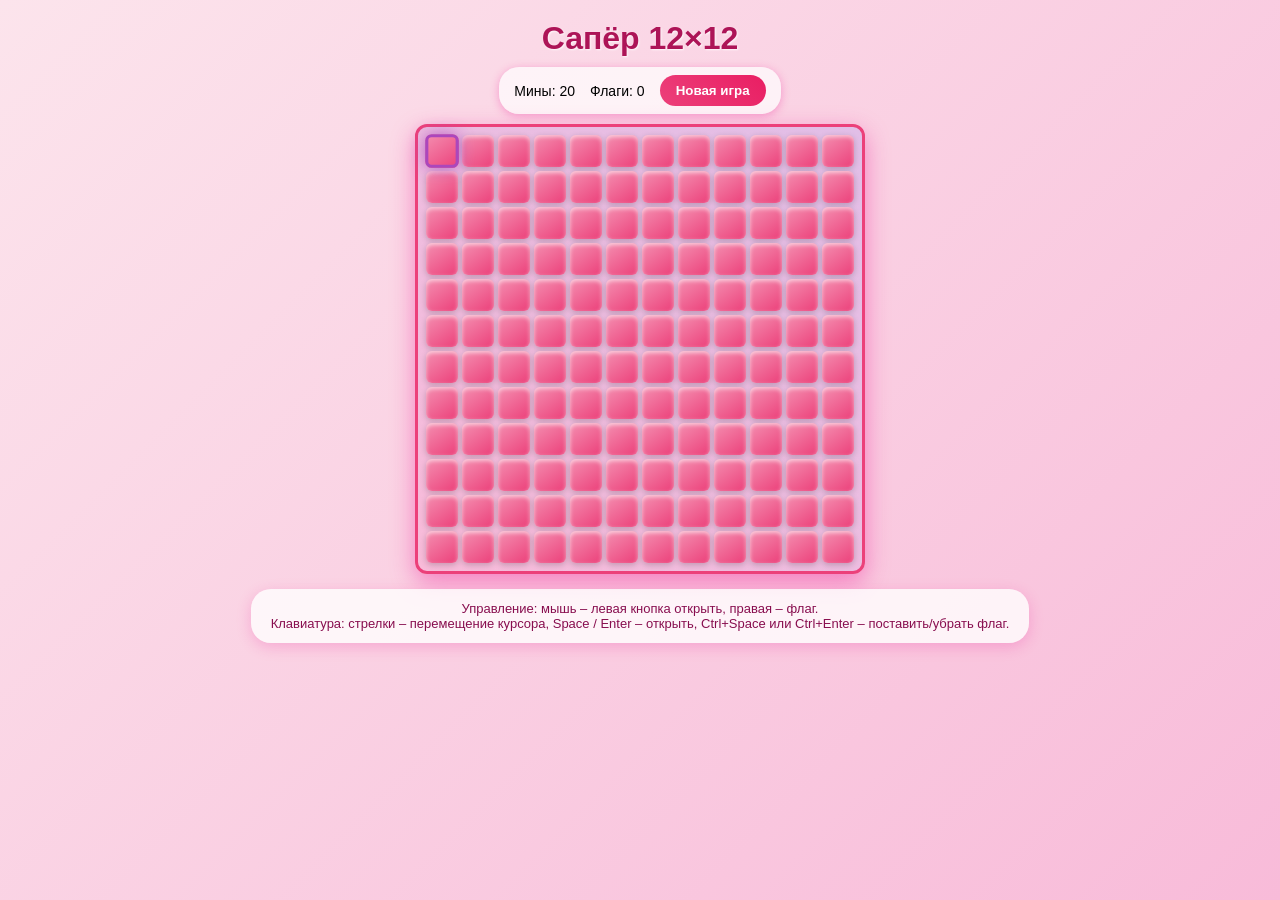
<file: CustomEvents/index.html>
<!DOCTYPE html>
<html lang="ru">
<head>
  <meta charset="UTF-8">
  <title>Сапёр 12x12</title>
  <link rel="stylesheet" href="style.css">
</head>
<body>
  <h1>Сапёр 12×12</h1>

  <div class="info">
    <span>Мины: <span id="mine-count"></span></span>
    <span>Флаги: <span id="flag-count"></span></span>
    <button id="restart-btn">Новая игра</button>
  </div>

  <div id="board" tabindex="0"></div>

  <p class="help">
    Управление: мышь – левая кнопка открыть, правая – флаг.<br>
    Клавиатура: стрелки – перемещение курсора, Space / Enter – открыть,
    Ctrl+Space или Ctrl+Enter – поставить/убрать флаг.
  </p>

  <script src="script.js"></script>
</body>
</html>
</file>
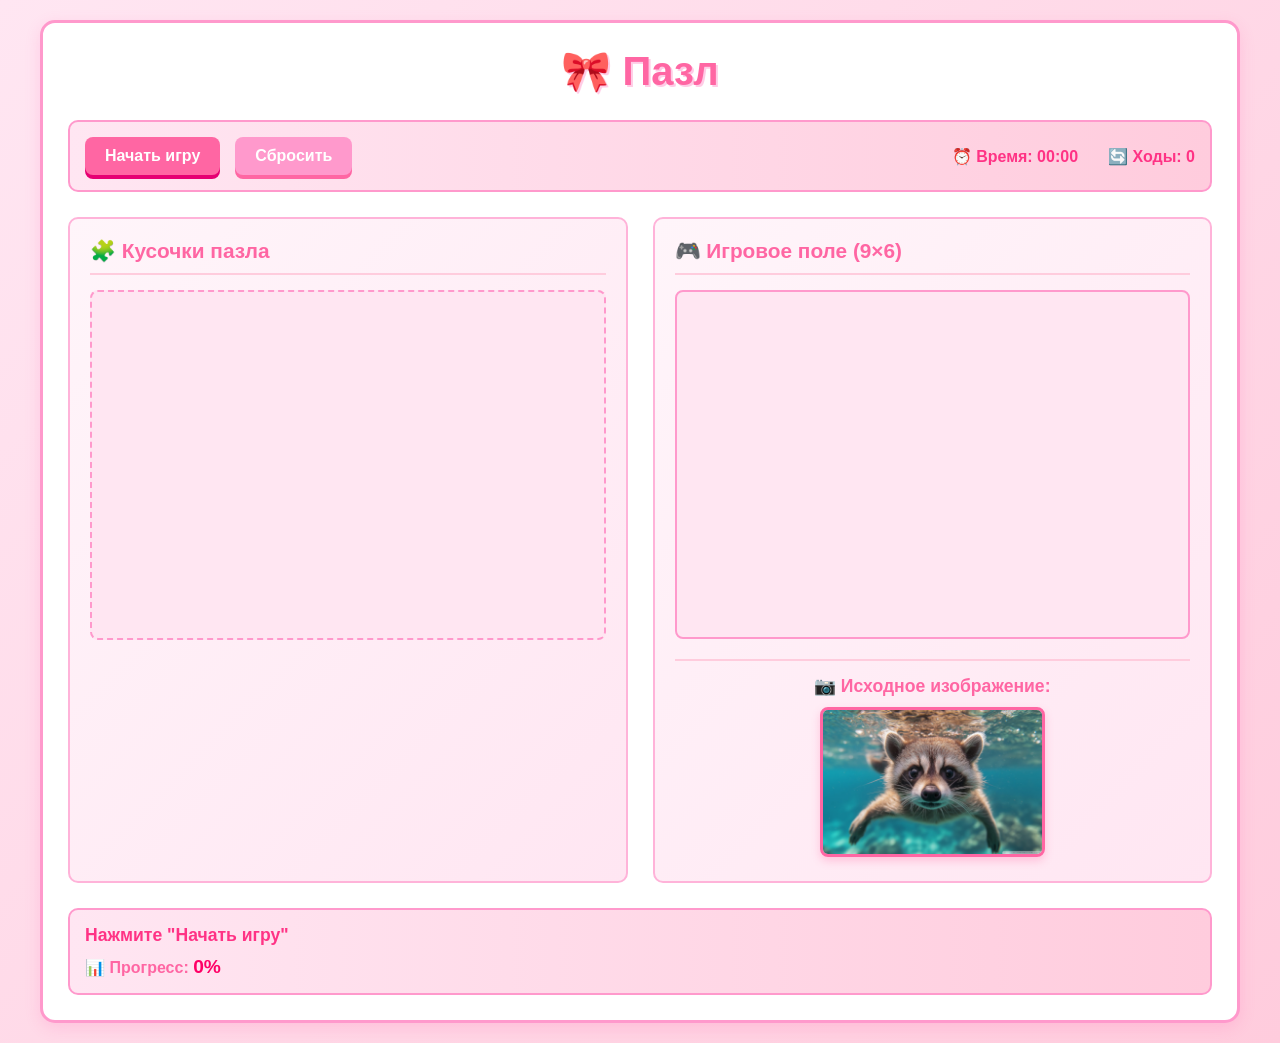
<file: pazl/index.html>
<!DOCTYPE html>
<html lang="ru">
<head>
    <meta charset="UTF-8">
    <meta name="viewport" content="width=device-width, initial-scale=1.0">
    <title>Пазл</title>
    <link rel="stylesheet" href="style.css">
</head>
<body>
    <div class="container">
        <h1>🎀 Пазл</h1>
        
        <div class="controls">
            <div class="controls-left">
                <button id="start-btn">Начать игру</button>
                <button id="reset-btn">Сбросить</button>
            </div>
            <div class="info">
                <span>⏰ Время: <span id="time">00:00</span></span>
                <span>🔄 Ходы: <span id="moves">0</span></span>
            </div>
        </div>
        
        <div class="game-area">
            <div class="pieces-panel">
                <h3>🧩 Кусочки пазла</h3>
                <div id="pieces-container" class="pieces-container">
                </div>
            </div>
            
            <div class="puzzle-panel">
                <h3>🎮 Игровое поле (9×6)</h3>
                <div id="puzzle-container" class="puzzle-container">
                </div>
                <div class="preview">
                    <p>📷 Исходное изображение:</p>
                    <img id="preview-img" src="picture/pic.jpg" alt="Превью" width="225" height="150">
                </div>
            </div>
        </div>
        
        <div class="status">
            <div id="message">Нажмите "Начать игру"</div>
            <div class="progress">
                📊 Прогресс: <span id="progress">0%</span>
            </div>
        </div>
    </div>

    <script src="script.js"></script>
</body>
</html>
</file>
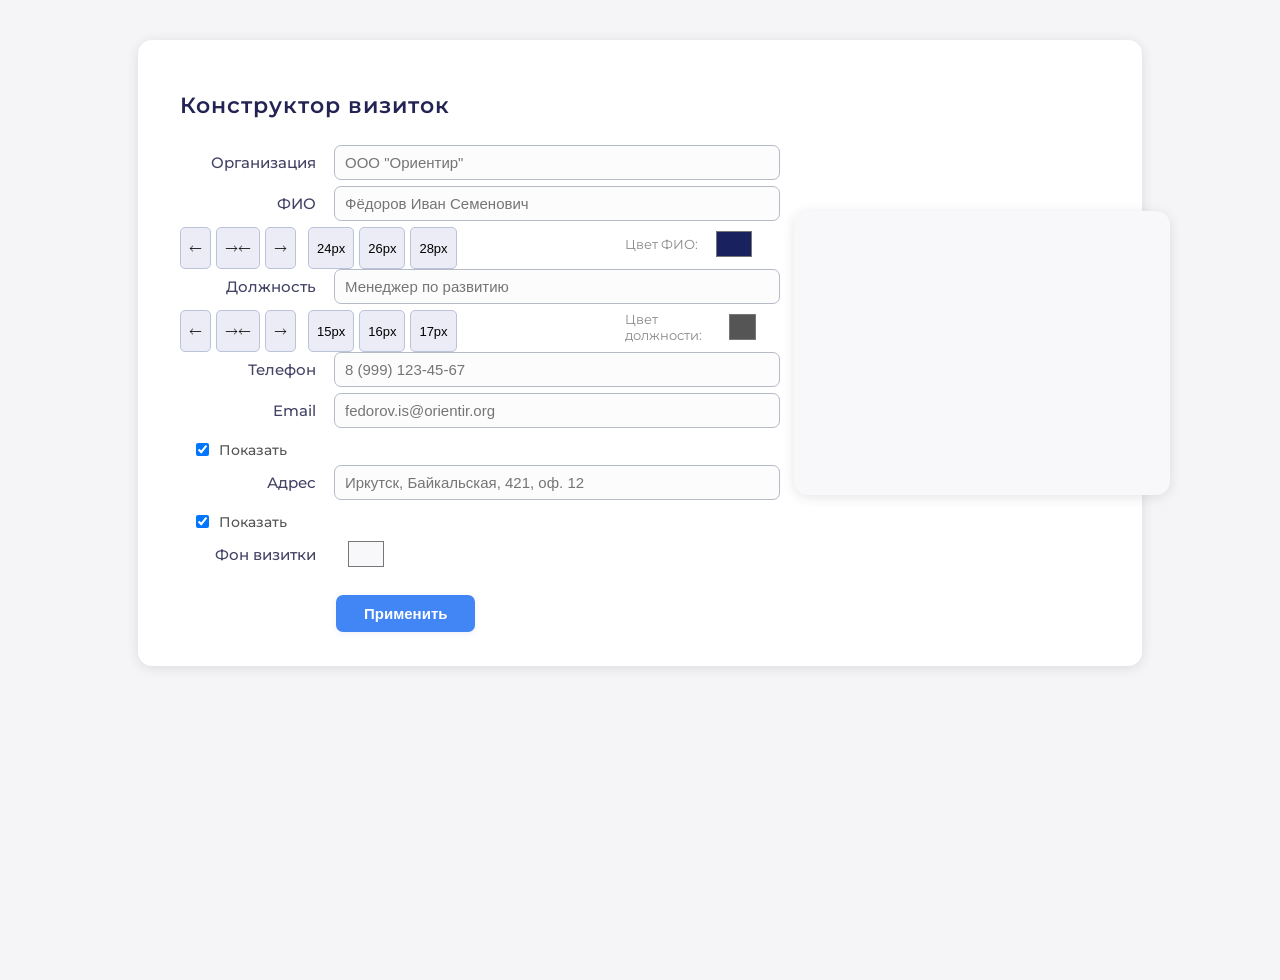
<file: cutaway/hm4.html>
<!DOCTYPE html>
<html lang="ru">
<head>
  <meta charset="UTF-8">
  <meta name="viewport" content="width=device-width, initial-scale=1.0">
  <title>Конструктор визиток</title>
  <link rel="preconnect" href="https://fonts.googleapis.com">
  <link href="https://fonts.googleapis.com/css2?family=Montserrat:wght@400;600&display=swap" rel="stylesheet">
  <link rel="stylesheet" href="style.css">
</head>
<body>
<div class="wrapper">
  <div class="constructor">
    <h2>Конструктор визиток</h2>
    <form id="form">
      <div class="form-row">
        <label>Организация</label>
        <input type="text" id="org" placeholder='ООО "Ориентир"'>
      </div>
      <div class="form-row">
        <label>ФИО</label>
        <input type="text" id="fio" placeholder="Фёдоров Иван Семенович">
      </div>
      <div class="controls">
        <div class="align-btns" data-target="fio">
          <button type="button" class="align" data-align="left">🡐</button>
          <button type="button" class="align" data-align="center">🡒🡐</button>
          <button type="button" class="align" data-align="right">🡒</button>
        </div>
        <div class="font-btns" data-target="fio">
          <button type="button" class="font-size" data-size="24px">24px</button>
          <button type="button" class="font-size" data-size="26px">26px</button>
          <button type="button" class="font-size" data-size="28px">28px</button>
        </div>
        <div class="color-row">
          <span style="font-size:13px;color:#888;">Цвет ФИО:</span>
          <input type="color" id="fioColor" value="#19225e">
        </div>
      </div>
      <div class="form-row">
        <label>Должность</label>
        <input type="text" id="position" placeholder="Менеджер по развитию"> 
      </div>
      <div class="controls">
        <div class="align-btns" data-target="position">
          <button type="button" class="align" data-align="left">🡐</button>
          <button type="button" class="align" data-align="center">🡒🡐</button>
          <button type="button" class="align" data-align="right">🡒</button>
        </div>
        <div class="font-btns" data-target="position">
          <button type="button" class="font-size" data-size="15px">15px</button>
          <button type="button" class="font-size" data-size="16px">16px</button>
          <button type="button" class="font-size" data-size="17px">17px</button>
        </div>
        <div class="color-row">
          <span style="font-size:13px;color:#888;">Цвет должности:</span>
          <input type="color" id="posColor" value="#555555">
        </div>
      </div>
      <div class="form-row">
        <label>Телефон</label>
        <input type="text" id="phone" placeholder="8 (999) 123-45-67">
      </div>
      <div class="form-row">
        <label>Email</label>
        <input type="email" id="email" placeholder="fedorov.is@orientir.org">
        <label class="checkbox"><input type="checkbox" id="showEmail" checked>Показать</label>
      </div>
      <div class="form-row">
        <label>Адрес</label>
        <input type="text" id="address" placeholder="Иркутск, Байкальская, 421, оф. 12">
        <label class="checkbox"><input type="checkbox" id="showAddress" checked>Показать</label>
      </div>
      <div class="form-row">
        <label>Фон визитки</label>
        <input type="color" id="bgColor" value="#f8f8fa">
      </div>
      <button id="apply" type="button">Применить</button>
    </form>
  </div>
  <div class="preview">
    <div class="card" id="card">
      <h3 id="c-org"></h3>
      <p id="c-fio"></p>
      <p id="c-position"></p>
      <p id="c-phone"></p>
      <p id="c-email"></p>
      <p id="c-address"></p>
    </div>
  </div>
</div>
<script src="script.js"></script>
</body>
</html>
</file>
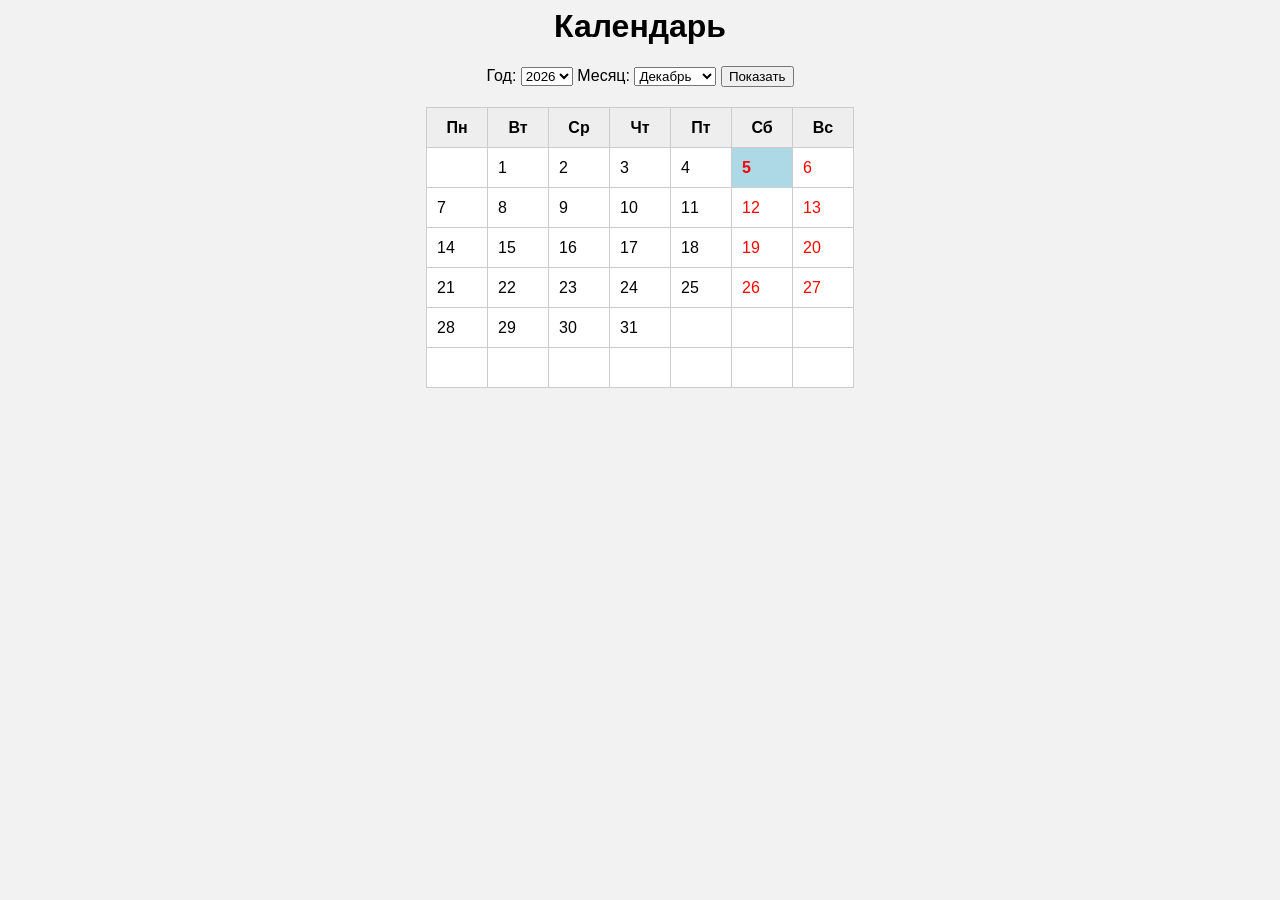
<file: dom/calendar.html>
<html lang="ru">
<head>
    <meta charset="UTF-8">
    <title>Календарь на все годы</title>
    <link rel="stylesheet" href="style.css">
</head>
<body>
    <h1>Календарь</h1>

    <div class="controls">
        <label for="yearSelect">Год:</label>
        <select id="yearSelect"></select>

        <label for="monthSelect">Месяц:</label>
        <select id="monthSelect"></select>

        <button id="showBtn">Показать</button>
    </div>

    <table id="calendar">
        <thead>
            <tr>
                <th>Пн</th>
                <th>Вт</th>
                <th>Ср</th>
                <th>Чт</th>
                <th>Пт</th>
                <th>Сб</th>
                <th>Вс</th>
            </tr>
        </thead>
        <tbody id="calendar-body">
        </tbody>
    </table>

    <script src="script.js"></script>
</body>
</html>
</file>
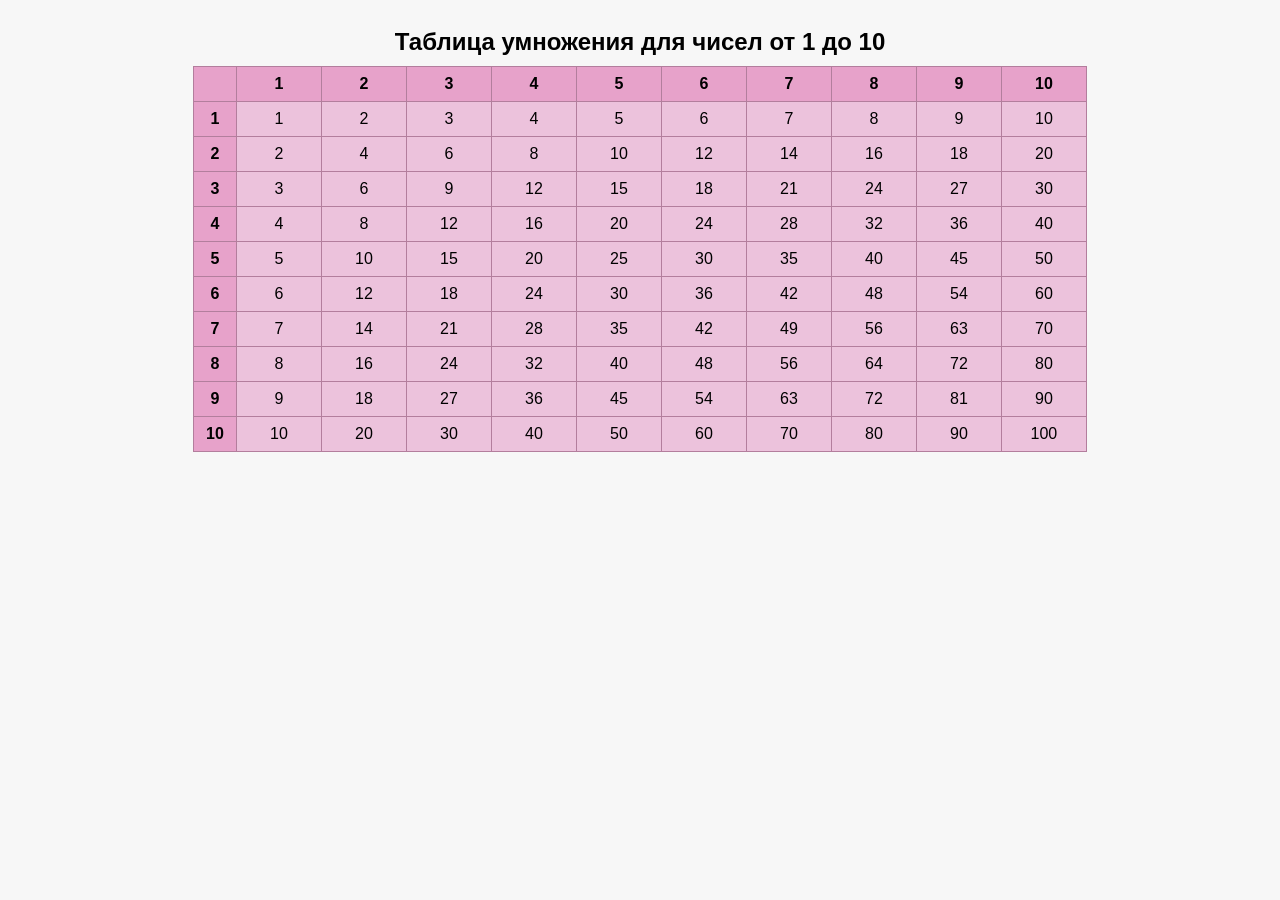
<file: dom/table.html>
<html lang="ru">
<head>
  <meta charset="utf-8">
  <title>Таблица умножения 1–10</title>
  <link rel="stylesheet" href="style_table.css">
</head>
<body>
  <h2>Таблица умножения для чисел от 1 до 10</h2>
  <table id="mulTable"></table>

  <script src="script_table.js"></script>
</body>
</html>
</file>
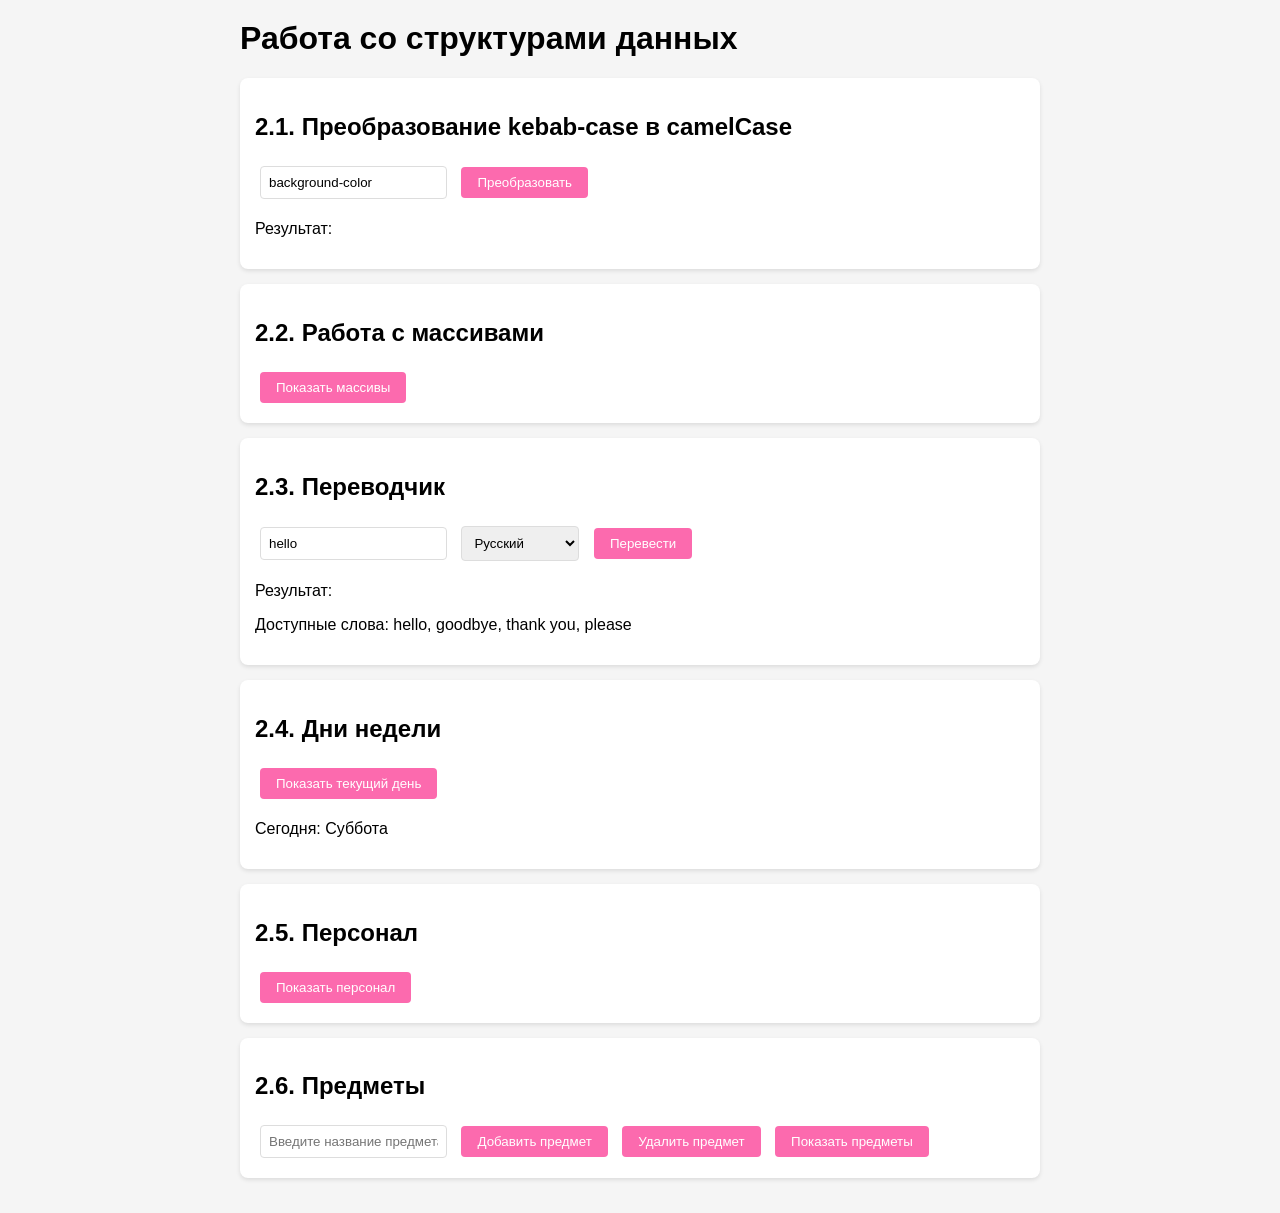
<file: task_with_structures/hm2.html>
<html lang="ru">
<head>
    <meta charset="UTF-8">
    <title>Работа со структурами данных</title>
    <style>
        body {
            font-family: Arial, sans-serif;
            max-width: 800px;
            margin: 0 auto;
            padding: 20px;
            background-color: #f5f5f5;
        }
        .task {
            background: white;
            padding: 15px;
            margin: 15px 0;
            border-radius: 8px;
            box-shadow: 0 2px 4px rgba(0,0,0,0.1);
        }
        button {
            background: #fc6aae;
            color: white;
            border: none;
            padding: 8px 16px;
            border-radius: 4px;
            cursor: pointer;
            margin: 5px;
        }
        button:hover {
            background: #fca8d6;
        }
        input, select {
            padding: 8px;
            margin: 5px;
            border: 1px solid #ddd;
            border-radius: 4px;
        }
        pre {
            background: #f8f8f8;
            padding: 10px;
            border-radius: 4px;
            overflow-x: auto;
        }
    </style>
</head>
<body>
    <h1>Работа со структурами данных</h1>

    <!-- Задача 1 -->
    <div class="task">
        <h2>2.1. Преобразование kebab-case в camelCase</h2>
        <input type="text" id="kebabInput" value="background-color" placeholder="Введите kebab-case строку">
        <button onclick="convertKebabToCamel()">Преобразовать</button>
        <p>Результат: <span id="camelResult"></span></p>
    </div>

    <!-- Задача 2 -->
    <div class="task">
        <h2>2.2. Работа с массивами</h2>
        <button onclick="showArrays()">Показать массивы</button>
        <div id="arraysResult"></div>
    </div>

    <!-- Задача 3 -->
    <div class="task">
        <h2>2.3. Переводчик</h2>
        <input type="text" id="translateInput" placeholder="Введите слово для перевода" value="hello">
        <select id="languageSelect">
            <option value="ru">Русский</option>
            <option value="es">Испанский</option>
            <option value="fr">Французский</option>
        </select>
        <button onclick="translateWord()">Перевести</button>
        <p>Результат: <span id="translateResult"></span></p>
        <p>Доступные слова: hello, goodbye, thank you, please</p>
    </div>

    <!-- Задача 4 -->
    <div class="task">
        <h2>2.4. Дни недели</h2>
        <button onclick="showCurrentDay()">Показать текущий день</button>
        <p id="currentDayResult"></p>
    </div>

    <!-- Задача 5 -->
    <div class="task">
        <h2>2.5. Персонал</h2>
        <button onclick="showPersonnel()">Показать персонал</button>
        <div id="personnelResult"></div>
    </div>

    <!-- Задача 6 -->
    <div class="task">
        <h2>2.6. Предметы</h2>
        <input type="text" id="subjectInput" placeholder="Введите название предмета">
        <button onclick="addSubject()">Добавить предмет</button>
        <button onclick="removeSubject()">Удалить предмет</button>
        <button onclick="showSubjects()">Показать предметы</button>
        <div id="subjectsResult"></div>
    </div>

    <script>
        // 2 Преобразование kebab-case в camelCase с использованием at, split и toUpperCase
        function kebabToCamel(str) {
            const words = str.split('-');
            let result = words[0];
            
            for (let i = 1; i < words.length; i++) {
                // метод at()
                const firstChar = words[i].at(0);
                // метод toUpperCase()
                const restOfWord = words[i].slice(1);
                result += firstChar.toUpperCase() + restOfWord;
            }
            
            return result;
        }

        function convertKebabToCamel() {
            const input = document.getElementById('kebabInput').value;
            const result = kebabToCamel(input);
            document.getElementById('camelResult').textContent = result;
        }

        // 2 Работа с массивами
        function showArrays() {
            const originalArray = [9,8,7,6,5,4,3,2,1];
            
            // метод slice()
            const copy1 = originalArray.slice();
            // метод reverse()
            copy1.reverse();
            
            // spread оператор
            const copy2 = [...originalArray];
            // создание нового массива с обратным порядком
            const reversedCopy2 = [];
            for (let i = copy2.length - 1; i >= 0; i--) {
                reversedCopy2.push(copy2[i]);
            }
            
            const result = `
                Исходный массив: [${originalArray.join(', ')}]<br>
                Копия 1 (slice + reverse): [${copy1.join(', ')}]<br>
                Копия 2 (spread + ручной реверс): [${reversedCopy2.join(', ')}]
            `;
            
            document.getElementById('arraysResult').innerHTML = result;
        }

        // 3 Переводчик
        function createTranslator() {
            const dictionary = {
                "hello": {
                    "ru": "привет",
                    "es": "hola",
                    "fr": "bonjour"
                },
                "goodbye": {
                    "ru": "до свидания",
                    "es": "adiós",
                    "fr": "au revoir"
                },
                "thank you": {
                    "ru": "спасибо",
                    "es": "gracias",
                    "fr": "merci"
                },
                "please": {
                    "ru": "пожалуйста",
                    "es": "por favor",
                    "fr": "s'il vous plaît"
                }
            };
            
            return function(text, language) {
                const lowerText = text.toLowerCase();
                if (dictionary[lowerText] && dictionary[lowerText][language]) {
                    return dictionary[lowerText][language];
                }
                return text; 
            };
        }

        const translate = createTranslator();

        function translateWord() {
            const text = document.getElementById('translateInput').value;
            const language = document.getElementById('languageSelect').value;
            const result = translate(text, language);
            document.getElementById('translateResult').textContent = result;
        }

        // 4 дни недели
        const weekDays = {
            1: "Понедельник",
            2: "Вторник", 
            3: "Среда",
            4: "Четверг",
            5: "Пятница",
            6: "Суббота",
            7: "Воскресенье",
            
            // текущий день неедели
            getCurrentDay: function() {
                // 0=воскресенье, 1=понедельник и тд
                // сделали чтоб 1=понедельник
                const jsDay = new Date().getDay();
                const ourDay = jsDay === 0 ? 7 : jsDay;
                return this[ourDay];
            }
        };

        function showCurrentDay() {
            const currentDay = weekDays.getCurrentDay();
            document.getElementById('currentDayResult').textContent = `Сегодня: ${currentDay}`;
        }

        // 5 персонал
        const personnel = {
            "директор": "Иван Иванов",
            "менеджер": "Петр Петров", 
            "бухгалтер": "Мария Сидорova",
            "программист": "Алексей Алексеев"
        };

        function showPersonnel() {
            const personnel2 = {};
            for (let key in personnel) {
                personnel2[key] = personnel[key];
            }

            personnel2["директор"] = "Сергей Сергеев";
            personnel2["менеджер"] = "Ольга Ольгова";
            
            const personnel1Str = JSON.stringify(personnel, null, 2).replace(/\n/g, '\n');
            const personnel2Str = JSON.stringify(personnel2, null, 2).replace(/\n/g, '\n');
            
            const result = `
                <strong>Персонал 1:</strong><br>
                <pre>${personnel1Str}</pre>
                <br>
                <strong>Персонал 2:</strong><br>
                <pre>${personnel2Str}</pre>
            `;
            
            document.getElementById('personnelResult').innerHTML = result;
        }

        // 6 Предменты
        const subjects = {
            list: "математика,физика,химия,история",
            
            addSubject: function(subject) {
                // Преобразуем строку в массив с помощью split
                const subjectsArray = this.list.split(',');
                
                //  есть предмет в массиве?
                if (!subjectsArray.includes(subject)) {
                    // push
                    subjectsArray.push(subject);
                    this.list = subjectsArray.join(',');
                    return `Предмет "${subject}" добавлен`;
                } else {
                    return `Предмет "${subject}" уже существует`;
                }
            },
            
            // делитнем
            removeSubject: function(subject) {
                // split
                const subjectsArray = this.list.split(',');
                const index = subjectsArray.indexOf(subject);
                
                if (index !== -1) {
                    // splice - удаляем 
                    subjectsArray.splice(index, 1);
                    this.list = subjectsArray.join(',');
                    return `Предмет "${subject}" удален`;
                } else {
                    return `Предмет "${subject}" не найден`;
                }
            },
            
            showSubjects: function() {
                return `Текущие предметы: ${this.list}`;
            }
        };

        function addSubject() {
            const subject = document.getElementById('subjectInput').value.trim();
            if (subject) {
                const result = subjects.addSubject(subject);
                document.getElementById('subjectsResult').innerHTML = result + '<br>' + subjects.showSubjects();
            }
        }

        function removeSubject() {
            const subject = document.getElementById('subjectInput').value.trim();
            if (subject) {
                const result = subjects.removeSubject(subject);
                document.getElementById('subjectsResult').innerHTML = result + '<br>' + subjects.showSubjects();
            }
        }

        function showSubjects() {
            document.getElementById('subjectsResult').textContent = subjects.showSubjects();
        }

        showCurrentDay();
    </script>
</body>
</html>
</file>
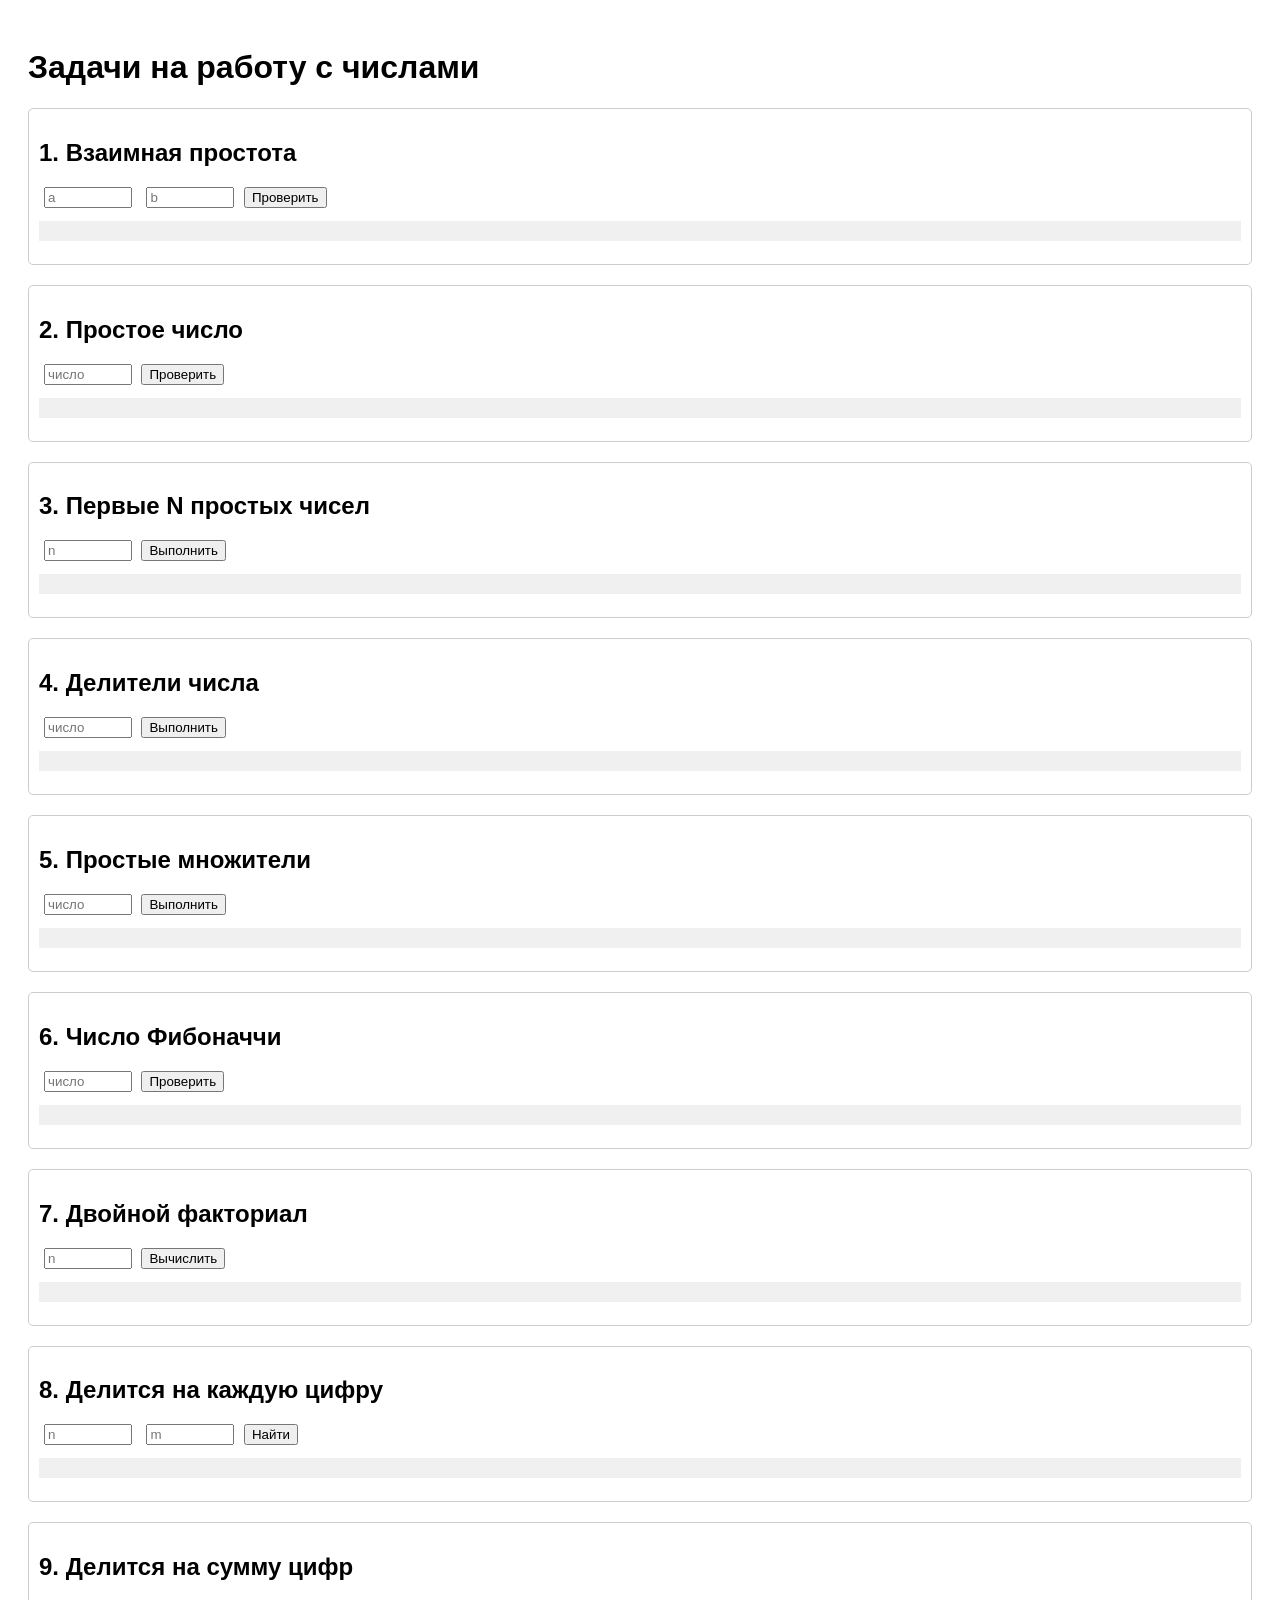
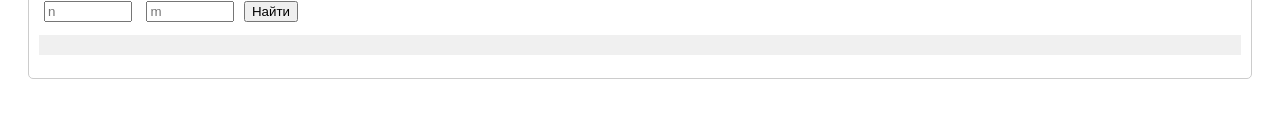
<file: tasks_with_numbers/hm1.html>
<!DOCTYPE html>
<html lang="ru">
<head>
<meta charset="UTF-8">
<title>Задачи на работу с числами</title>
<style>
body { font-family: Arial, sans-serif; padding: 20px; }
section { margin-bottom: 20px; border: 1px solid #ccc; padding: 10px; border-radius: 5px; }
input { margin: 0 5px; width: 80px; }
pre { background: #f0f0f0; padding: 10px; white-space: pre-wrap; }
</style>
</head>
<body>
<h1>Задачи на работу с числами</h1>

<section>
<h2>1. Взаимная простота</h2>
<input id="a1" type="number" placeholder="a">
<input id="b1" type="number" placeholder="b">
<button onclick="task1()">Проверить</button>
<pre id="out1"></pre>
</section>

<section>
<h2>2. Простое число</h2>
<input id="n2" type="number" placeholder="число">
<button onclick="task2()">Проверить</button>
<pre id="out2"></pre>
</section>

<section>
<h2>3. Первые N простых чисел</h2>
<input id="N3" type="number" placeholder="n">
<button onclick="task3()">Выполнить</button>
<pre id="out3"></pre>
</section>

<section>
<h2>4. Делители числа</h2>
<input id="N4" type="number" placeholder="число">
<button onclick="task4()">Выполнить</button>
<pre id="out4"></pre>
</section>

<section>
<h2>5. Простые множители</h2>
<input id="N5" type="number" placeholder="число">
<button onclick="task5()">Выполнить</button>
<pre id="out5"></pre>
</section>

<section>
<h2>6. Число Фибоначчи</h2>
<input id="N6" placeholder="число">
<button onclick="task6()">Проверить</button>
<pre id="out6"></pre>
</section>

<section>
<h2>7. Двойной факториал</h2>
<input id="N7" placeholder="n">
<button onclick="task7()">Вычислить</button>
<pre id="out7"></pre>
</section>

<section>
<h2>8. Делится на каждую цифру</h2>
<input id="N8" placeholder="n">
<input id="M8" placeholder="m">
<button onclick="task8()">Найти</button>
<pre id="out8"></pre>
</section>

<section>
<h2>9. Делится на сумму цифр</h2>
<input id="N9" placeholder="n">
<input id="M9" placeholder="m">
<button onclick="task9()">Найти</button>
<pre id="out9"></pre>
</section>

<script>
// пригодится
function gcd(a, b) {
    while (b) {
        let temp = b;
        b = a % b;
        a = temp;
    }
    return a;
}

function isPrime(n) {
    if (n < 2) return false;
    for (let i = 2; i * i <= n; i++) {
        if (n % i === 0) return false;
    }
    return true;
}

// функц задач
function task1() {
    let a = +document.getElementById('a1').value;
    let b = +document.getElementById('b1').value;
    document.getElementById('out1').textContent = gcd(a, b) === 1 ? "Взаимно просты" : "Не взаимно просты";
}

function task2() {
    let n = +document.getElementById('n2').value;
    document.getElementById('out2').textContent = isPrime(n) ? "Простое" : "Не простое";
}

function task3() {
    let N = +document.getElementById('N3').value;
    let primes = [], n = 2;
    while (primes.length < N) {
        if (isPrime(n)) primes.push(n);
        n++;
    }
    document.getElementById('out3').textContent = primes.join(', ');
}

function task4() {
    let N = +document.getElementById('N4').value;
    let div = [];
    for (let i = 1; i <= N; i++) {
        if (N % i === 0) div.push(i);
    }
    document.getElementById('out4').textContent = div.join(', ');
}

function task5() {
    let N = +document.getElementById('N5').value;
    let n = N, f = {};
    for (let i = 2; i * i <= n; i++) {
        while (n % i === 0) {
            f[i] = (f[i] || 0) + 1;
            n /= i;
        }
    }
    if (n > 1) f[n] = (f[n] || 0) + 1;
    document.getElementById('out5').textContent = JSON.stringify(f);
}

function task6() {
    let N = +document.getElementById('N6').value;
    let a = 0, b = 1, found = false;
    while (b <= N) {
        if (b === N) { found = true; break; }
        [a, b] = [b, a + b];
    }
    document.getElementById('out6').textContent = found ? "Число Фибоначчи" : "Не Фибоначчи";
}

function task7() {
    let N = +document.getElementById('N7').value;
    let res = 1;
    if (N % 2 === 0) {
        for (let i = 2; i <= 2 * N; i += 2) res *= i;
    } else {
        for (let i = 1; i <= 2 * N + 1; i += 2) res *= i;
    }
    document.getElementById('out7').textContent = res;
}

function task8() {
    let N = +document.getElementById('N8').value;
    let M = +document.getElementById('M8').value;
    let res = [];
    for (let i = N; i <= M; i++) {
        let ok = true;
        for (let c of i.toString()) {
            if (c === '0' || i % +c !== 0) {
                ok = false;
                break;
            }
        }
        if (ok) res.push(i);
    }
    document.getElementById('out8').textContent = res.join(', ');
}

function task9() {
    let N = +document.getElementById('N9').value;
    let M = +document.getElementById('M9').value;
    let res = [];
    for (let i = N; i <= M; i++) {
        let sum = 0;
        for (let c of i.toString()) sum += +c;
        if (i % sum === 0) res.push(i);
    }
    document.getElementById('out9').textContent = res.join(', ');
}
</script>

</body>
</html>
</file>
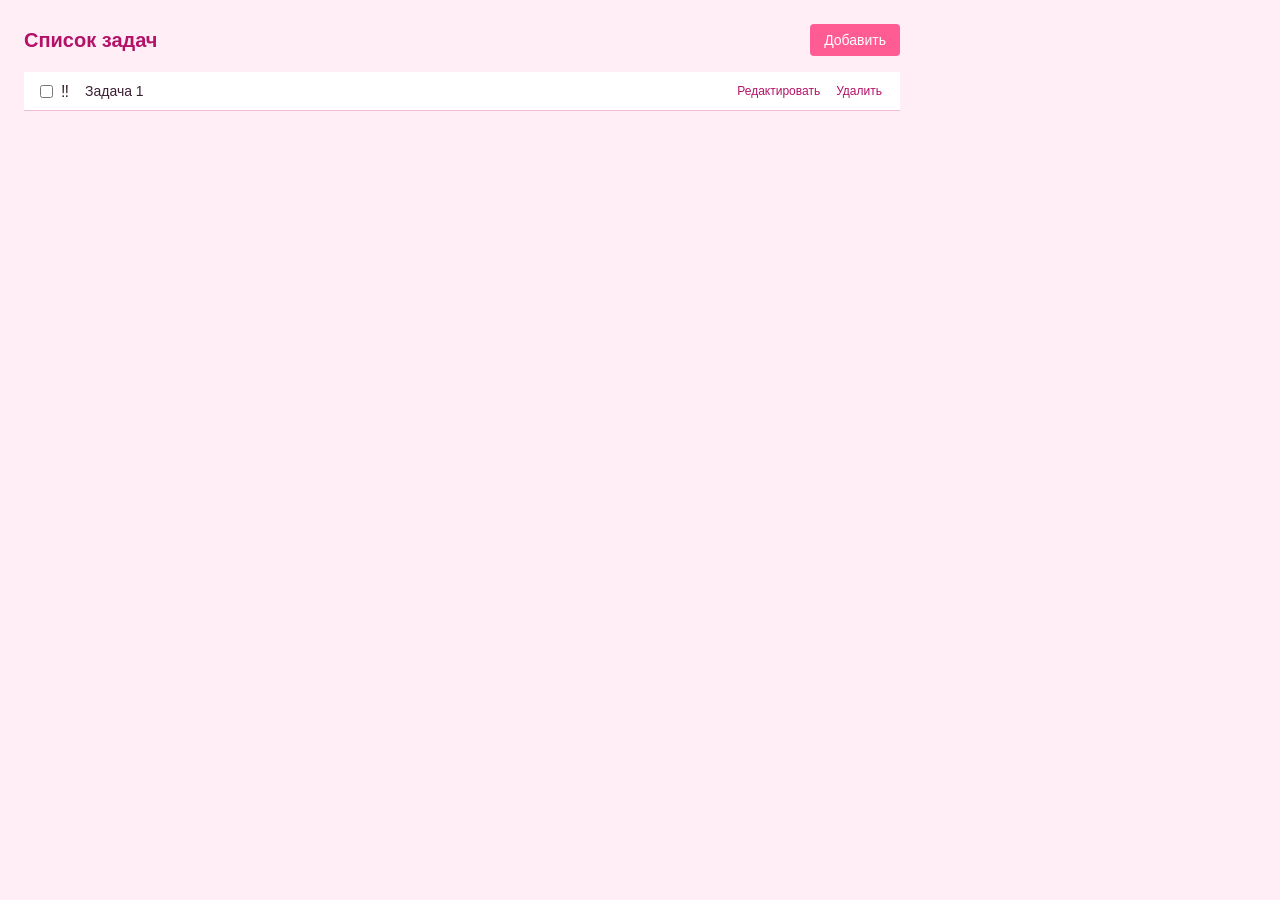
<file: to-do_list/list.html>
<!DOCTYPE html>
<html lang="ru">
<head>
  <meta charset="UTF-8">
  <title>Список задач</title>
  <link rel="stylesheet" href="styles.css">
</head>
<body>
<div class="page">

  <div class="tasks">
    <div class="tasks-header">
      <h1>Список задач</h1>
      <button id="createBtn" class="btn-add">Добавить</button>
    </div>

    <ul id="taskList"></ul>
  </div>

  <div class="task-card" id="taskCard">
    <h2>Карточка задачи</h2>

    <label class="field">
      <span class="field-label">Задача</span>
      <input type="text" id="taskTitle">
    </label>

    <label class="field">
      <span class="field-label">Описание задачи</span>
      <textarea id="taskDesc"></textarea>
    </label>

    <label class="priority">
        <input type="checkbox" id="taskHigh">
        <span>Высокий приоритет</span>
        <span class="icon-priority">‼️</span>
      </label>
      

    <div class="card-buttons">
      <button id="saveBtn" class="btn-primary">Сохранить</button>
      <button id="cancelBtn" class="btn-secondary">Отменить</button>
    </div>
  </div>

</div>

<script src="script.js"></script>
</body>
</html>
</file>
<file: CustomEvents/style.css>
* {
    box-sizing: border-box;
    margin: 0;
    padding: 0;
    font-family: Arial, sans-serif;
  }
  
  body {
    display: flex;
    flex-direction: column;
    align-items: center;
    padding: 20px;
    background: linear-gradient(135deg, #fce4ec, #f8bbd9);
    min-height: 100vh;
  }
  
  h1 {
    margin-bottom: 10px;
    color: #ad1457;
    text-shadow: 1px 1px 2px rgba(255,255,255,0.8);
  }
  
  .info {
    margin-bottom: 10px;
    display: flex;
    gap: 15px;
    align-items: center;
    font-size: 14px;
    background: rgba(255,255,255,0.7);
    padding: 8px 15px;
    border-radius: 20px;
    box-shadow: 0 2px 10px rgba(237, 0, 140, 0.3);
  }
  
  #restart-btn {
    padding: 8px 16px;
    cursor: pointer;
    background: linear-gradient(45deg, #ec407a, #e91e63);
    color: white;
    border: none;
    border-radius: 20px;
    font-weight: bold;
    transition: transform 0.2s;
  }
  
  #restart-btn:hover {
    transform: scale(1.05);
  }
  
  #board {
    outline: none;
    display: grid;
    grid-template-columns: repeat(12, 32px);
    grid-template-rows: repeat(12, 32px);
    gap: 4px;
    background: linear-gradient(45deg, #f8bbd9, #e1bee7);
    padding: 8px;
    border-radius: 12px;
    box-shadow: 0 8px 25px rgba(237, 0, 140, 0.4);
    border: 3px solid #ec407a;
  }
  
  .cell {
    width: 32px;
    height: 32px;
    background: linear-gradient(145deg, #ffc1e3, #ff9ad5);
    border-radius: 6px;
    display: flex;
    justify-content: center;
    align-items: center;
    font-size: 18px;
    font-weight: bold;
    cursor: pointer;
    user-select: none;
    box-shadow: inset 0 2px 4px rgba(255,255,255,0.6), 0 2px 6px rgba(0,0,0,0.2);
    transition: all 0.2s ease;
  }
  
  .cell.hidden {
    background: linear-gradient(145deg, #f48fb1, #ec407a);
  }
  
  .cell.open {
    background: linear-gradient(145deg, #fce4ec, #f8bbd9);
    box-shadow: inset 0 1px 3px rgba(255,255,255,0.8);
  }
  
  .cell.mine {
    background: linear-gradient(145deg, #d81b60, #ad1457);
    color: #fff;
    box-shadow: inset 0 2px 6px rgba(0,0,0,0.4);
  }
  
  .cell.flag {
    background: linear-gradient(145deg, #ffecb3, #ffd54f);
    color: #c62828;
  }
  
  .cell.cursor {
    outline: 3px solid #ab47bc;
    outline-offset: -3px;
    transform: scale(1.05);
    box-shadow: 0 0 15px rgba(171, 71, 188, 0.8);
  }
  
  .cell.disabled {
    pointer-events: none;
    opacity: 0.7;
  }
  
  .cell.num-1 { color: #c2185b; }
  .cell.num-2 { color: #ad1457; }
  .cell.num-3 { color: #880e4f; }
  .cell.num-4 { color: #e91e63; }
  .cell.num-5 { color: #d81b60; }
  .cell.num-6 { color: #c2185b; }
  .cell.num-7 { color: #ad1457; }
  .cell.num-8 { color: #880e4f; }
  
  .help {
    margin-top: 15px;
    font-size: 13px;
    color: #880e4f;
    background: rgba(255,255,255,0.8);
    padding: 12px 20px;
    border-radius: 20px;
    text-align: center;
    box-shadow: 0 4px 15px rgba(237, 0, 140, 0.2);
  }
</file>
<file: pazl/style.css>
* {
    margin: 0;
    padding: 0;
    box-sizing: border-box;
    font-family: 'Segoe UI', Tahoma, Geneva, Verdana, sans-serif;
}

body {
    background: linear-gradient(135deg, #ffe6f2, #ffccdd);
    padding: 20px;
    min-height: 100vh;
}

.container {
    max-width: 1200px;
    margin: 0 auto;
    background-color: white;
    padding: 25px;
    border-radius: 15px;
    box-shadow: 0 5px 15px rgba(255, 105, 180, 0.2);
    border: 3px solid #ff99cc;
}

h1 {
    text-align: center;
    margin-bottom: 25px;
    color: #ff66a3;
    font-size: 2.5em;
    text-shadow: 2px 2px 0 #ffcce6;
}

.controls {
    display: flex;
    justify-content: space-between;
    align-items: center;
    margin-bottom: 25px;
    padding: 15px;
    background: linear-gradient(to right, #ffe6f2, #ffccdd);
    border-radius: 10px;
    border: 2px solid #ff99cc;
}

.controls-left {
    display: flex;
    gap: 15px;
}

button {
    padding: 10px 20px;
    background-color: #ff66a3;
    color: white;
    border: none;
    border-radius: 8px;
    cursor: pointer;
    font-size: 16px;
    font-weight: bold;
    transition: all 0.3s ease;
    box-shadow: 0 4px 0 #e60073;
}

button:hover {
    background-color: #ff3385;
    transform: translateY(-2px);
    box-shadow: 0 6px 0 #e60073;
}

button:active {
    transform: translateY(2px);
    box-shadow: 0 2px 0 #e60073;
}

#reset-btn {
    background-color: #ff99cc;
    box-shadow: 0 4px 0 #ff66a3;
}

#reset-btn:hover {
    background-color: #ff80bf;
    box-shadow: 0 6px 0 #ff66a3;
}

.info {
    display: flex;
    gap: 30px;
    font-size: 16px;
    font-weight: bold;
    color: #ff3385;
}

.game-area {
    display: flex;
    gap: 25px;
    margin-bottom: 25px;
}

.pieces-panel, .puzzle-panel {
    flex: 1;
    padding: 20px;
    background: linear-gradient(135deg, #fff5fa, #ffe6f2);
    border-radius: 10px;
    border: 2px solid #ffb3d9;
}

h3 {
    margin-bottom: 15px;
    color: #ff66a3;
    font-size: 1.3em;
    padding-bottom: 10px;
    border-bottom: 2px solid #ffccdd;
}

.pieces-container {
    display: grid;
    grid-template-columns: repeat(3, 50px);
    grid-auto-rows: 50px;
    gap: 8px;
    padding: 15px;
    background-color: #ffe6f2;
    border-radius: 8px;
    min-height: 350px;
    max-height: 350px;
    overflow-y: auto;
    border: 2px dashed #ff99cc;
}

.puzzle-container {
    display: grid;
    grid-template-columns: repeat(9, 50px);
    grid-template-rows: repeat(6, 50px);
    gap: 3px;
    background-color: #ffe6f2;
    padding: 15px;
    border-radius: 8px;
    margin-bottom: 20px;
    border: 2px solid #ff99cc;
}

.piece {
    width: 50px;
    height: 50px;
    background-size: 450px 300px;
    cursor: grab;
    border: 2px solid #ff99cc;
    border-radius: 5px;
    transition: all 0.2s ease;
}

.piece:hover {
    border-color: #ff3385;
    transform: scale(1.05);
    box-shadow: 0 3px 8px rgba(255, 51, 133, 0.3);
}

.puzzle-cell {
    width: 50px;
    height: 50px;
    border: 2px dashed #ff99cc;
    border-radius: 5px;
    background-color: #fff5fa;
    transition: all 0.2s ease;
}

.puzzle-cell:hover {
    background-color: #ffe6f2;
}

.puzzle-cell.filled {
    border: 2px solid #ff66a3;
    background-color: white;
}

.preview {
    text-align: center;
    padding-top: 15px;
    border-top: 2px solid #ffccdd;
}

.preview p {
    margin-bottom: 10px;
    font-weight: bold;
    color: #ff66a3;
    font-size: 1.1em;
}

#preview-img {
    border: 3px solid #ff66a3;
    border-radius: 8px;
    box-shadow: 0 4px 8px rgba(255, 102, 163, 0.3);
}

.status {
    padding: 15px;
    background: linear-gradient(to right, #ffe6f2, #ffccdd);
    border-radius: 10px;
    font-size: 16px;
    border: 2px solid #ff99cc;
}

#message {
    margin-bottom: 10px;
    font-weight: bold;
    color: #ff3385;
    font-size: 1.1em;
}

.progress {
    color: #ff66a3;
    font-weight: bold;
}

#progress {
    font-size: 1.2em;
    color: #ff0066;
}

.pieces-container::-webkit-scrollbar {
    width: 10px;
}

.pieces-container::-webkit-scrollbar-track {
    background: #ffe6f2;
    border-radius: 5px;
}

.pieces-container::-webkit-scrollbar-thumb {
    background: #ff99cc;
    border-radius: 5px;
}

.pieces-container::-webkit-scrollbar-thumb:hover {
    background: #ff66a3;
}
</file>
<file: cutaway/style.css>
:root {
    --main-bg: #f5f5f7;
    --card-radius: 14px;
    --primary: #4285f4;
    --shadow: 0 2px 12px rgba(46,51,66,0.13);
    --transition: 0.3s cubic-bezier(.57,.23,.6,.99);
  }
  body {
    font-family: 'Montserrat', Arial, sans-serif;
    background: var(--main-bg);
    margin: 0;
    padding: 40px 0;
    min-height: 100vh;
    display: flex;
    justify-content: center;
    align-items: flex-start;
  }
  .wrapper {
    display: flex;
    gap: 36px;
    background: #fff;
    padding: 34px 42px;
    border-radius: var(--card-radius);
    box-shadow: var(--shadow);
    max-width: 920px;
    width: 100%;
  }
  .constructor {
    flex: 1;
    display: flex;
    flex-direction: column;
    gap: 18px;
  }
  .constructor h2 {
    margin-bottom: 8px;
    font-weight: 600;
    font-size: 22px;
    color: #232354;
    letter-spacing: 1px;
  }
  .form-row {
    display: grid;
    grid-template-columns: 142px 1fr;
    align-items: center;
    gap: 12px;
    margin-bottom: 6px;
  }
  label {
    font-size: 15px;
    color: #424265;
    text-align: right;
    font-weight: 500;
    padding-right: 6px;
  }
  input[type="text"], input[type="email"] {
    font-size: 15px;
    padding: 8px 10px;
    outline: none;
    border: 1px solid #b5bac7;
    background: #fcfcfc;
    border-radius: 7px;
    width: 100%;
    transition: border var(--transition);
  }
  input[type="color"] {
    border: none;
    width: 40px;
    height: 34px;
    background: none;
    margin-left: 12px;
    cursor: pointer;
    padding: 0;
  }
  .controls {
    display: flex;
    gap: 10px;
    margin-top: 6px;
  }
  .align-btns, .font-btns {
    display: flex;
    gap: 3px;
  }
  button.align, button.font-size {
    background: #ececf6;
    border: 1px solid #bac3d8;
    border-radius: 5px;
    cursor: pointer;
    padding: 4px 8px;
    font-size: 13px;
    margin-right: 2px;
    transition: background var(--transition), border var(--transition);
  }
  button.align:hover, button.font-size:hover {
    background: #d3e1f8;
    border-color: var(--primary);
  }
  .checkbox {
    display: flex;
    align-items: center;
    gap: 7px;
    margin-left: 12px;
    font-size: 14px;
    color: #555;
  }
  .color-row {
    margin: 0 0 8px 156px;
    display: flex;
    align-items: center;
    gap: 4px;
  }
  button#apply {
    margin: 18px 0 0 156px;
    padding: 10px 28px;
    background-color: var(--primary);
    color: #fff;
    font-weight: 600;
    border: none;
    border-radius: 7px;
    font-size: 15px;
    cursor: pointer;
    box-shadow: 0 2px 6px rgba(62,88,183,0.08);
    transition: background var(--transition), box-shadow var(--transition);
  }
  button#apply:hover {
    background-color: #3367d6;
    box-shadow: 0 4px 12px rgba(62,88,183,0.13);
  }
  .preview {
    flex: 1;
    display: flex;
    justify-content: center;
    align-items: center;
  }
  .card {
    min-width: 332px;
    max-width: 370px;
    width: 100%;
    height: 224px;
    border-radius: var(--card-radius); 
    padding: 30px 22px;
    box-shadow: var(--shadow);
    display: flex;
    flex-direction: column;
    justify-content: center;
    transition: all var(--transition);
    background: #fff;
  }
  .card h3 {
    font-size: 19px;
    font-weight: 600;
    margin-bottom: 6px;
    letter-spacing: .5px;
    color: #223;
  }
  .card p {
    margin: 5px 0;
    font-size: 15px;
    font-family: inherit;
    word-break: break-all;
    transition: color var(--transition), font-size var(--transition), text-align var(--transition);
  }
  .error {
    border: 1px solid #e74c3c !important;
    background: #fff4f4;
  }
  .error-message {
    color: #e74c3c;
    font-size: 13px;
    margin-left: 142px;
    margin-top: 4px;
  }
  @media (max-width: 900px) {
    .wrapper {
      flex-direction: column;
      align-items: center;
      max-width: 97vw;
      gap: 26px;
      padding: 18px 12px;
    }
    .constructor {
      max-width: 98vw;
    }
    .card {
      min-width: 98vw;
      max-width: 98vw;
    }
  }
</file>
<file: dom/style.css>
body {
    font-family: Arial, sans-serif;
    text-align: center;
    background-color: #f2f2f2;
}

.controls {
    margin: 20px;
}

table {
    border-collapse: collapse;
    margin: 20px auto;
    background: white;
}

th, td {
    border: 1px solid #ccc;
    padding: 10px;
    width: 40px;
    height: 40px;
}

th {
    background-color: #eee;
}

td.today {
    background-color: lightblue;
    font-weight: bold;
}

td.weekend {
    color: red;
}
</file>
<file: dom/style_table.css>
body { font-family: Arial, sans-serif; background:#f7f7f7; text-align:center; padding:20px }
h2 { margin-bottom:10px }
#mulTable { border-collapse: collapse; margin: 0 auto; background:#ecc2dc }
#mulTable th, #mulTable td { border:1px solid #b37e9d; padding:8px 12px }
#mulTable th { background:#e7a2ca }
#mulTable td { width:60px; text-align:center }
</file>
<file: to-do_list/styles.css>
* {
    box-sizing: border-box;
  }
  
  body {
    margin: 0;
    font-family: Arial, sans-serif;
    background: #ffeef5;
    color: #3b2033;
  }
  
  .page {
    display: flex;
    min-height: 100vh;
  }
  
  
  .tasks {
    flex: 1;
    padding: 24px;
    padding-right: 380px;
  }
  
  .tasks-header {
    display: flex;
    justify-content: space-between;
    align-items: center;
    margin-bottom: 16px;
  }
  
  .tasks-header h1 {
    margin: 0;
    font-size: 20px;
    color: #b31268;
  }
  
  #taskList {
    list-style: none;
    margin: 0;
    padding: 0;
  }
  
  
  .task-item {
    display: flex;
    align-items: center;
    background: #ffffff;
    padding: 8px 12px;
    border-bottom: 1px solid #f3bfd7;
    font-size: 14px;
  }
  
  .task-item.done .task-title {
    text-decoration: line-through;
    color: #b08ba5;
  }
  
  .task-item input[type="checkbox"] {
    margin-right: 8px;
  }
  
  .task-item .icon-priority {
    width: 16px;
    height: 16px;
    margin-right: 8px;
  }
  
  .task-title {
    flex: 1;
  }
  
  .task-actions {
    display: flex;
    gap: 4px;
  }
  
  .task-actions button {
    border: none;
    background: none;
    color: #b31268;
    cursor: pointer;
    padding: 4px 6px;
    font-size: 12px;
  }
  
  
  .task-card {
    position: fixed;
    top: 0;
    right: 0;
    width: 360px;
    height: 100vh;
    box-sizing: border-box;
    padding: 24px;
    background: #fff7fb;
    border-left: 1px solid #f3bfd7;
    box-shadow: -2px 0 6px rgba(179, 18, 104, 0.15);
  
    display: none;
  }
  
  .task-card.active {
    display: block;
  }
  
  .task-card h2 {
    margin: 0 0 20px 0;
    font-size: 18px;
    color: #b31268;
  }
  
  .field {
    display: block;
    margin-bottom: 12px;
  }
  
  .field-label {
    display: block;
    font-size: 13px;
    margin-bottom: 4px;
    color: #7d3458;
  }
  
  .task-card input[type="text"],
  .task-card textarea {
    width: 100%;
    border: 1px solid #f3bfd7;
    border-radius: 4px;
    padding: 6px 8px;
    font-size: 14px;
    background: #ffffff;
  }
  
  .task-card textarea {
    resize: vertical;
    min-height: 80px;
  }
  
  .priority {
    display: flex;
    align-items: center;
    font-size: 14px;
    margin-bottom: 16px;
    color: #7d3458;
  }
  
  .priority input {
    margin-right: 6px;
  }
  
  .priority .icon-priority {
    width: 18px;
    height: 18px;
    margin-left: 6px;
  }
  
  
  .card-buttons {
    display: flex;
    gap: 8px;
  }
  
  .btn-primary,
  .btn-secondary,
  .btn-add {
    border-radius: 4px;
    border: none;
    cursor: pointer;
    padding: 8px 14px;
    font-size: 14px;
  }
  
  .btn-add {
    background: #ff5c93;
    color: #ffffff;
  }
  
  .btn-primary {
    background: #ff5c93;
    color: #ffffff;
  }
  
  .btn-secondary {
    background: #ffe0ec;
    color: #7d3458;
  }
  
  
  .btn-add:hover,
  .btn-primary:hover {
    background: #e54b82;
  }
  
  .btn-secondary:hover {
    background: #ffd1e3;
  }
  .task-item .icon-priority {
    font-size: 16px;
    margin-right: 8px;
  }
  
  .priority .icon-priority {
    font-size: 18px;
    margin-left: 6px;
  }
</file>
